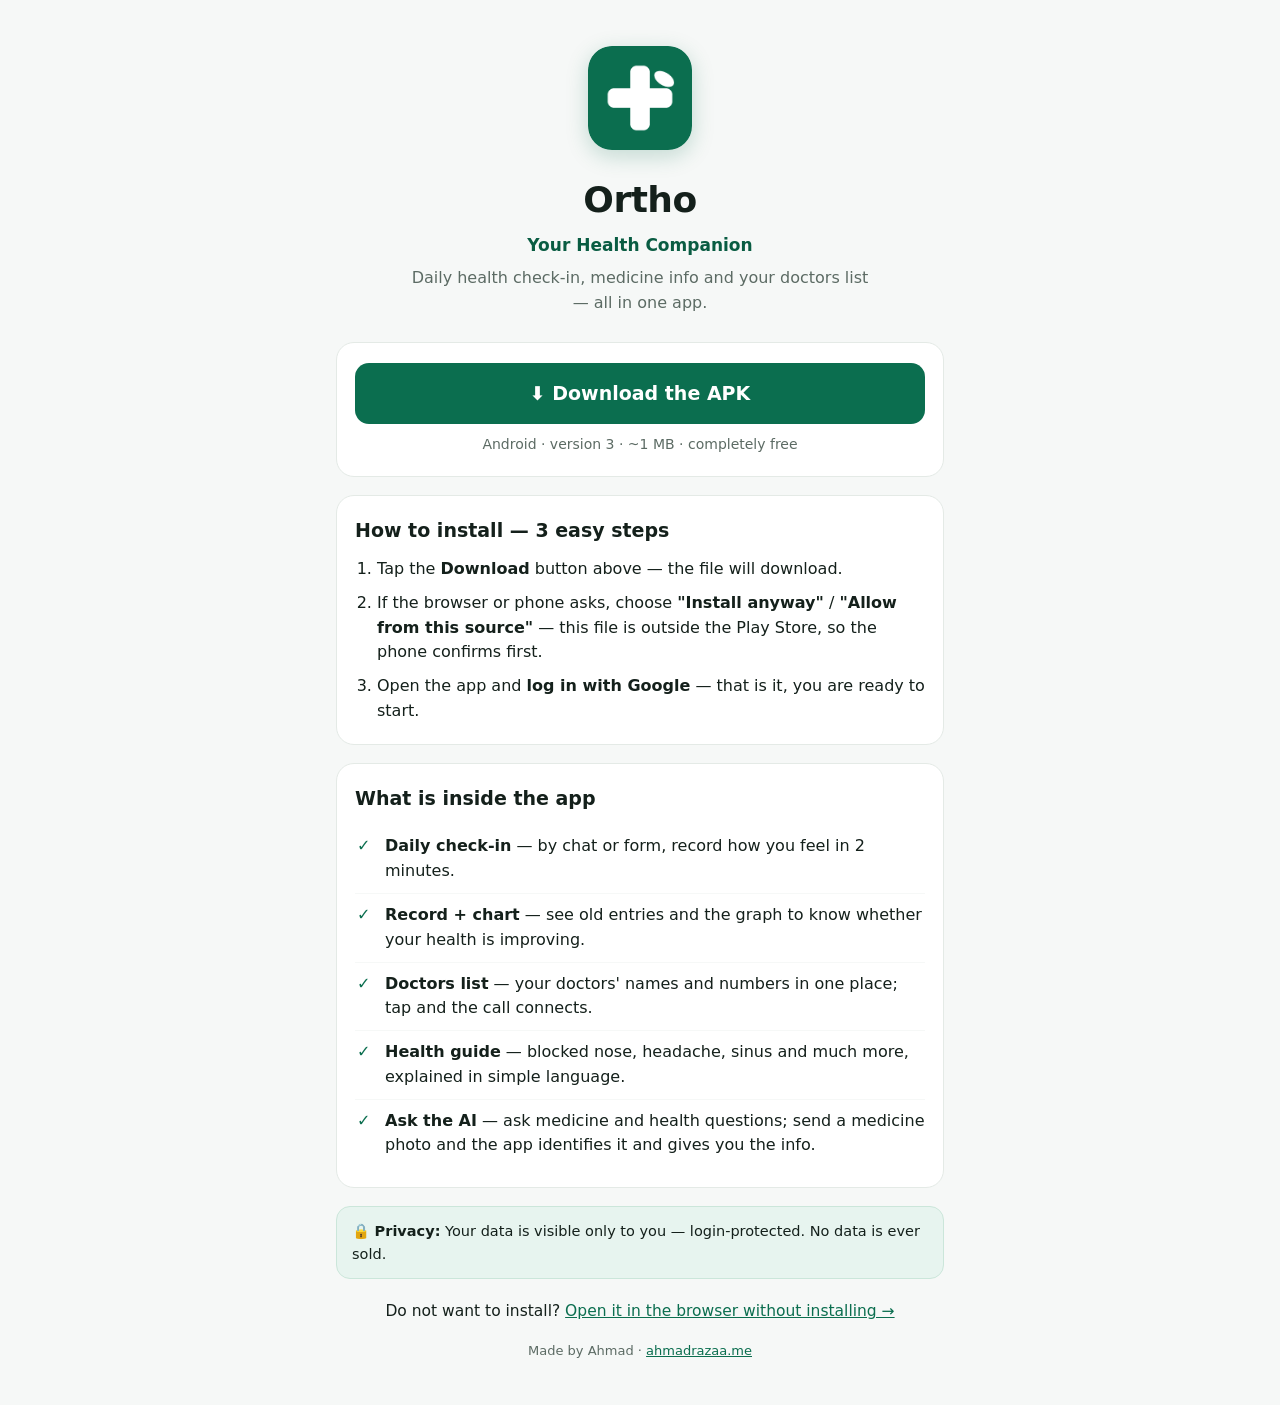
<file: download.html>
<!DOCTYPE html>
<html lang="en">
<head>
<meta charset="UTF-8">
<meta name="viewport" content="width=device-width, initial-scale=1.0">
<title>Ortho — Download the App</title>
<meta name="description" content="Ortho — your health companion. Daily health check-in, medicine info and your doctors list, all in one app. Download the Android app completely free.">
<meta property="og:title" content="Ortho — Your Health Companion">
<meta property="og:description" content="Daily health check-in, medicine info and your doctors list — all in one app. Download the Android app free.">
<meta property="og:image" content="https://orthodoctorr.vercel.app/icons/icon-512.png">
<meta property="og:type" content="website">
<meta property="og:url" content="https://orthodoctorr.vercel.app/download.html">
<meta name="theme-color" content="#0B6E4F">
<link rel="icon" type="image/png" href="icons/icon-192.png">
<style>
  :root{
    --teal:#0B6E4F; --teal-dark:#095C42; --teal-soft:#E7F4EF;
    --ink:#14201B; --muted:#5C6B64; --line:#E4EAE6;
    --bg:#FFFFFF; --soft:#F6F8F7; --radius:18px;
  }
  *{box-sizing:border-box; -webkit-tap-highlight-color:transparent}
  body{margin:0; font-family:system-ui,-apple-system,"Segoe UI",Roboto,"Noto Sans",sans-serif;
    color:var(--ink); background:var(--soft); font-size:16px; line-height:1.55}
  a{color:var(--teal)}
  main{max-width:640px; margin:0 auto; padding:28px 16px 40px}
  .hero{text-align:center; padding:18px 0 8px}
  .hero img{width:104px; height:104px; border-radius:24px; box-shadow:0 6px 22px rgba(11,110,79,.22)}
  .hero h1{font-size:36px; margin:14px 0 4px; letter-spacing:-.5px}
  .hero .tag{font-weight:700; color:var(--teal-dark); margin:0 0 8px; font-size:17px}
  .hero .promise{color:var(--muted); margin:0 auto; max-width:460px}
  .card{background:#fff; border:1px solid var(--line); border-radius:var(--radius); padding:20px 18px; margin:18px 0}
  .card h2{font-size:19px; margin:0 0 12px}
  .btn-download{display:block; text-align:center; padding:16px 18px; border-radius:14px;
    background:var(--teal); color:#fff; font-weight:800; font-size:19px; text-decoration:none}
  .btn-download:active{background:var(--teal-dark)}
  .dl-meta{text-align:center; color:var(--muted); font-size:14px; margin:10px 0 0}
  .steps{margin:0; padding-left:22px}
  .steps li{margin-bottom:9px}
  .steps li:last-child{margin-bottom:0}
  .features{list-style:none; margin:0; padding:0}
  .features li{padding:9px 0 9px 30px; position:relative; border-bottom:1px solid var(--soft)}
  .features li:last-child{border-bottom:none}
  .features li::before{content:"✓"; position:absolute; left:2px; top:9px; color:var(--teal); font-weight:800}
  .privacy{background:var(--teal-soft); border:1px solid #CBE6DA; border-radius:14px; padding:13px 15px; font-size:14.5px; margin:18px 0}
  .web-link{text-align:center; margin:20px 0 4px; font-size:15.5px}
  footer{text-align:center; color:var(--muted); font-size:13px; padding:14px 0 4px}
</style>
</head>
<body>
<main>
  <section class="hero">
    <img src="icons/icon-512.png" alt="Ortho app icon" width="104" height="104">
    <h1>Ortho</h1>
    <p class="tag">Your Health Companion</p>
    <p class="promise">Daily health check-in, medicine info and your doctors list — all in one app.</p>
  </section>

  <section class="card">
    <a class="btn-download" href="ortho-app.apk" download>⬇️ Download the APK</a>
    <p class="dl-meta">Android · version 3 · ~1 MB · completely free</p>
  </section>

  <section class="card">
    <h2>How to install — 3 easy steps</h2>
    <ol class="steps">
      <li>Tap the <strong>Download</strong> button above — the file will download.</li>
      <li>If the browser or phone asks, choose <strong>"Install anyway"</strong> / <strong>"Allow from this source"</strong> — this file is outside the Play Store, so the phone confirms first.</li>
      <li>Open the app and <strong>log in with Google</strong> — that is it, you are ready to start.</li>
    </ol>
  </section>

  <section class="card">
    <h2>What is inside the app</h2>
    <ul class="features">
      <li><strong>Daily check-in</strong> — by chat or form, record how you feel in 2 minutes.</li>
      <li><strong>Record + chart</strong> — see old entries and the graph to know whether your health is improving.</li>
      <li><strong>Doctors list</strong> — your doctors' names and numbers in one place; tap and the call connects.</li>
      <li><strong>Health guide</strong> — blocked nose, headache, sinus and much more, explained in simple language.</li>
      <li><strong>Ask the AI</strong> — ask medicine and health questions; send a medicine photo and the app identifies it and gives you the info.</li>
    </ul>
  </section>

  <div class="privacy">🔒 <strong>Privacy:</strong> Your data is visible only to you — login-protected. No data is ever sold.</div>

  <p class="web-link">Do not want to install? <a href="https://orthodoctorr.vercel.app">Open it in the browser without installing →</a></p>

  <footer>Made by Ahmad · <a href="https://ahmadrazaa.me">ahmadrazaa.me</a></footer>
</main>
</body>
</html>
</file>
